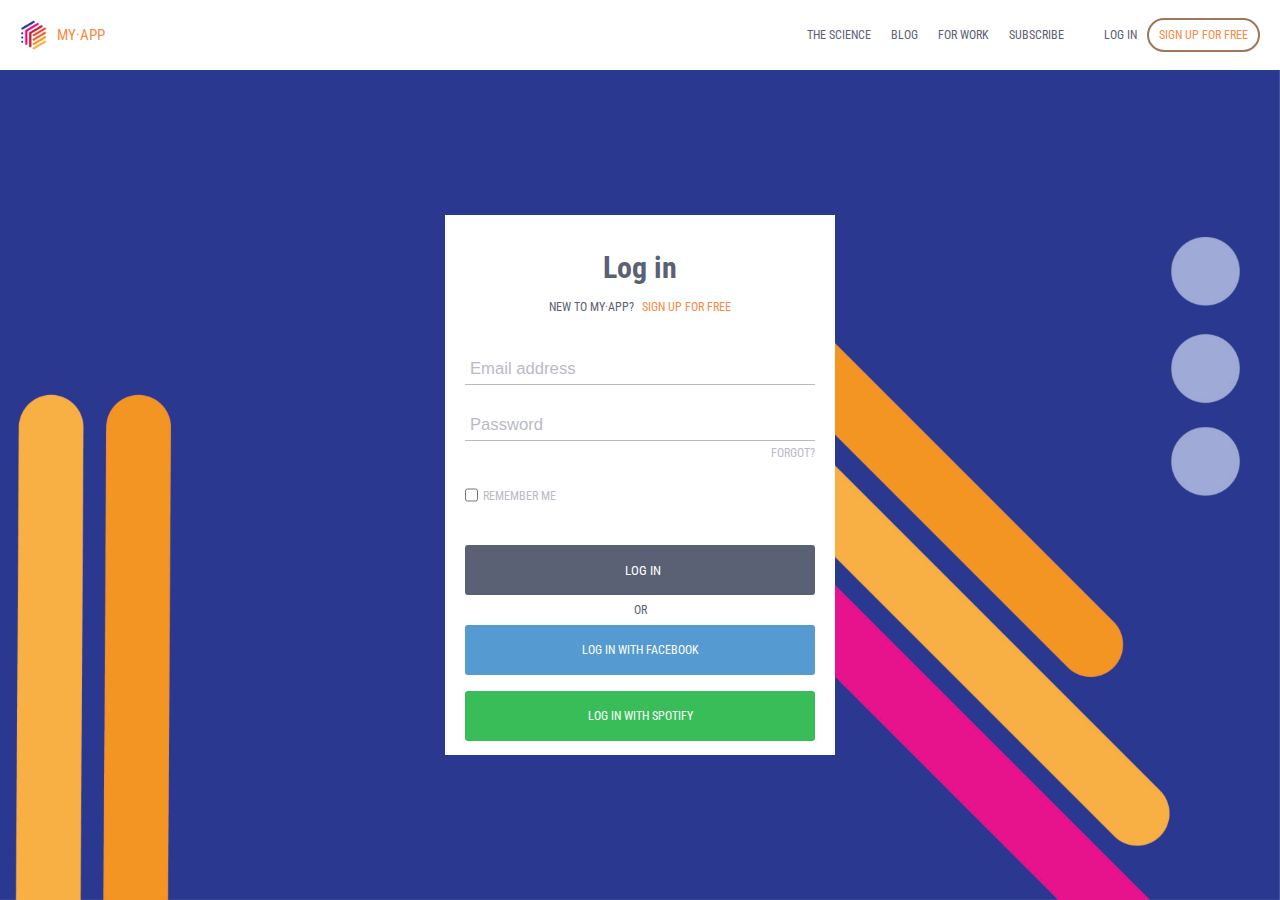
<file: index.html>
<!DOCTYPE html>
<html>
  <head>
    <link href="https://fonts.googleapis.com/css2?family=Roboto+Condensed:wght@300;400;700&display=swap" rel="stylesheet"/>
    <link rel="stylesheet" href="css/styles.css" />
    <meta name="viewport" content="width=device-width, initial-scale=1.0">
    <title>MyApp Login</title>
  </head>
  <body class="log-in">
    <header>
      <div class="logo-section">
        <img src="css/assets/Logo.jpg" />
        <span class="accent-color">My·App</span>
      </div>
      <nav>
        <ul>
          <li><a href="#">The Science</a></li>
          <li><a href="#">Blog</a></li>
          <li><a href="#">For Work</a></li>
          <li><a href="#">Subscribe</a></li>
          <li><a href="#">Log in</a></li>
          <button class="accent-color">Sign Up for Free</button>
        </ul>
      </nav>
    </header>
    <main class="centered">
      <div class="container">
        <div class="log-in-section">
          <h1>Log in</h1>
          <p>New to My·App? <span class="accent-color">Sign up for free</span></p>
        </div>
        <form>
          <input type="text" placeholder="Email address" />
          <input type="password" placeholder="Password" />
          <a href="#" id="forgot">Forgot?</a>
          <div class="checkbox">
            <input type="checkbox" />
            <span>Remember Me</span>
          </div>
        </form>
        <div class="button-section">
          <form action="app.html">
              <input type="submit" value="Log in" class="log-in-button"/>
          </form>
          <!-- Buttons should go in the form area -->
          <span>or</span>
          <button class="log-in-button" id="facebook">
            Log in with Facebook
          </button>
          <button class="log-in-button" id="spotify">
            Log in with Spotify
          </button>
        </div>
      </div>
    </main>
  </body>
</html>
</file>
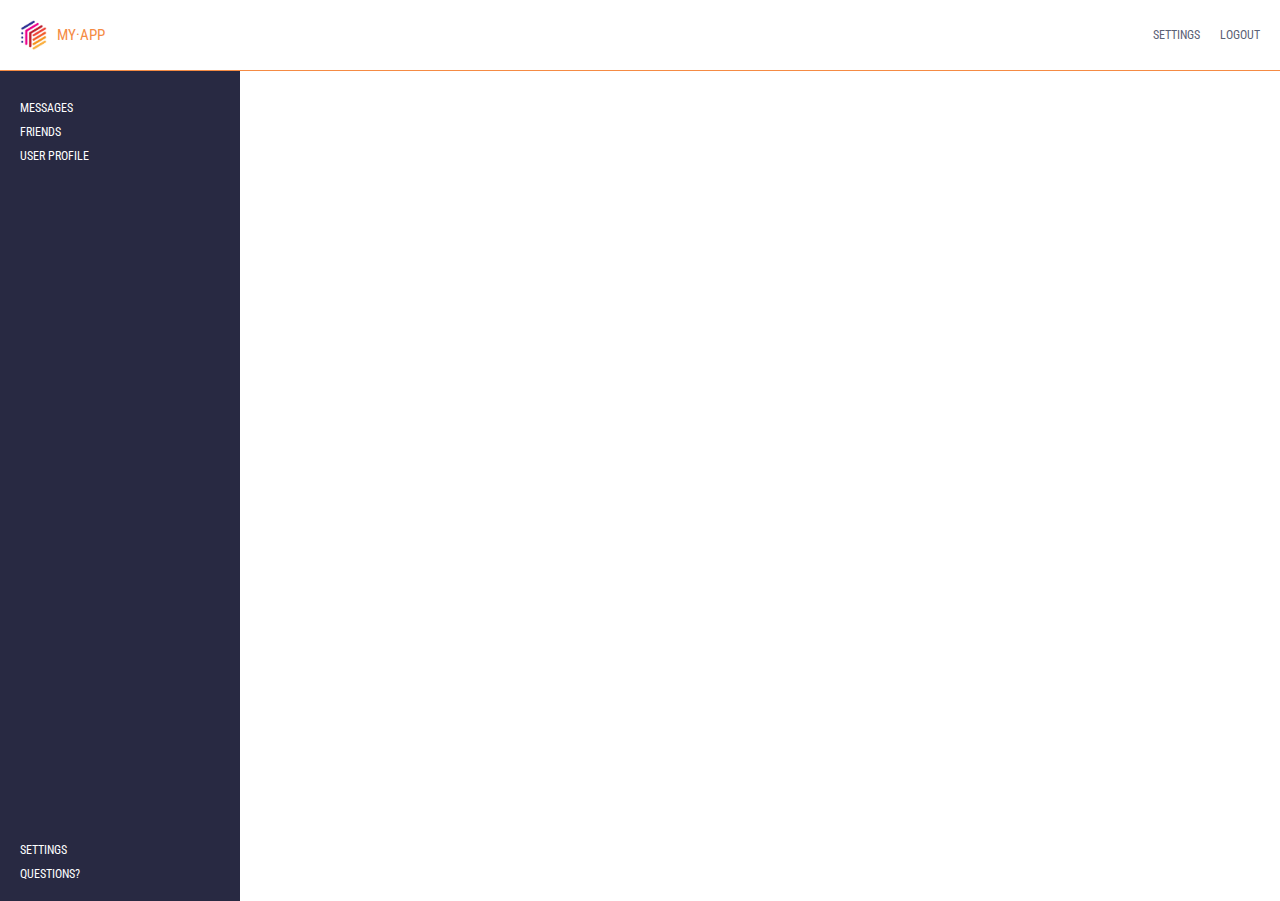
<file: app.html>
<!DOCTYPE html>
<html>
  <head>
    <link href="https://fonts.googleapis.com/css2?family=Roboto+Condensed:wght@300;400;700&display=swap" rel="stylesheet"/>
    <link rel="stylesheet" href="css/styles.css" />
    <meta name="viewport" content="width=device-width, initial-scale=1.0">
    <title>MyApp</title>
  </head>
  <body class="app">
    <header>
        <div class="logo-section">
          <img src="css/assets/Logo.jpg" />
          <span class="accent-color">My·App</span>
        </div>
        <nav>
          <ul>
            <li><a href="#">Settings</a></li>
            <li><a href="index.html">Logout</a></li>
          </ul>
        </nav>
      </header>
      <main>
          <section class="menu left">
              <div>
                  <ul>
                      <li><a href="#">Messages</a></li>
                      <li><a href="#">Friends</a></li>
                      <li><a href="#">User Profile</a></li>
                  </ul>
              </div>
              <div>
                <ul>
                    <li><a href="#">Settings</a></li>
                    <li><a href="#">Questions?</a></li>
                </ul>
            </div>
          </section>
      </main>
    </body>
</html>
</file>
<file: css/styles.css>
*{
    margin: 0;
    padding: 0;
}

/* Universal Styles */

body, button{
    font-family: 'Roboto Condensed', sans-serif;
    text-transform: uppercase;
    font-size: 0.75rem;
}

a{
    text-decoration: none;
    color: #5A6175;
}

a:hover{
    font-weight: bold;
}

.accent-color{
    color: #F58B44;
}

body.log-in{
    background: url("assets/Background-01.jpg") no-repeat center center fixed;
    background-size: cover;
    background-position: right;
}

/* Header / Nav Section */

header{
    background-color: white;
    padding: 20px;
    display: flex;
    flex-direction: column;
    align-items: flex-start;
}

.app header{
    border-bottom: 1px solid #F58B44;
}

header img{
    height: 2em;
    padding-right: 10px;
}

.logo-section{
    display: flex;
    align-items: center;
    font-size: 1.25em;
}

nav ul{
    list-style-type: none;
    padding-top: 5px;
}

nav li{
    padding-top: 10px;
}

/* Offsetting Log In + button by double padding */
nav li:nth-child(5){
    padding-top: 20px;
}

nav button{
    margin-top: 10px;
    padding: 8px 10px;
    background-color: #ffffff;
    border: 2px solid #a07558;
    border-radius: 20px;
}

/* Main Section */

main{
    display: flex;
}

.log-in main{
    min-height: 650px;
}

.centered{
    justify-content: center;
    align-items: center;
}

.left{
    justify-content: flex-start;
}

.container{
    background-color: #ffffff;
    padding: 20px;
    width: 350px;
    height: 500px;
    text-align: center;
    color: #5A6175;
}

/* Log in Section */
.log-in-section h1{
    text-transform: none;
    font-size: 2.5em;
    padding: 15px;
}

.log-in-section span{
    padding-left: 5px;
}


/* Form Section for email/password */
form{
    margin-top: 20px;
    display: flex;
    flex-direction: column;
    justify-content: flex-start;
    color: #BABAC4;
}

input{
    height: 30px;
    border:none;
    border-bottom: 1px solid #BABAC4;
    margin-top: 20px;
    margin-bottom: 5px;
    padding-left: 5px;
}
/* Could use input[type =email and password] to only make them tall without making the input spacing wonky*/

input::placeholder{
    color: #BABAC4;
    font-size: 1.25em;
}

#forgot{
    text-align: right;
    color: #BABAC4;
}

.checkbox{
    display: flex;
    justify-content: flex-start;
    align-items: flex-end;
}

.checkbox span{
    padding-left: 5px;
    margin-bottom: 12px;
}


/* Button Section */
.button-section{
    display: flex;
    flex-direction: column;
    margin-top: 10px;
}

input[type="submit"]{
    margin-top: 0;
    text-transform: uppercase;
    font-family: 'Roboto Condensed', sans-serif;
}

.log-in-button{
    height: 50px;
    margin: 8px 0;
    background-color: #5A6175;
    color: #ffffff;
    border: none;
    border-radius: 3px;
}

#facebook{
    background-color: #559AD1;
}

#spotify{
    background-color: #39BD59;
}

/* App Page Styles <<<<<<<<<<<<<<<<<<<<<<<<<<<<<<<< */

.menu{
    height: calc(100vh - 160px);
    background-color: rgb(40, 41, 66);
    color: white;
    width: 200px;
    display: flex;
    flex-direction: column;
    justify-content: space-between;
    padding: 20px;
}

.menu ul{
    list-style-type: none;
}

.menu li{
    padding-top: 10px;
}

.menu a{
    color: white;
}

.menu a:hover{
    font-weight: bold;
}



/* Desktop Styling */

@media only screen and (min-width: 768px){
    header{
        height: 30px;
        flex-direction: row;
        justify-content: space-between;
        align-items: center;
    }

    main{
        height: calc(100vh - 70px);
    }

    nav ul{
        display: flex;
        flex-direction: row;
        align-items: center;
        padding-top: 0;
    }

    nav li{
        padding-left: 20px;
        padding-top: 0;
    }
    
    nav li:nth-child(5){
        padding-left: 40px;
        padding-top: 0;
    }

    nav button{
        margin-left: 10px;
        margin-top: 0;
    }

    .menu{
        height: calc(100vh - 110px);
    }
}
</file>
